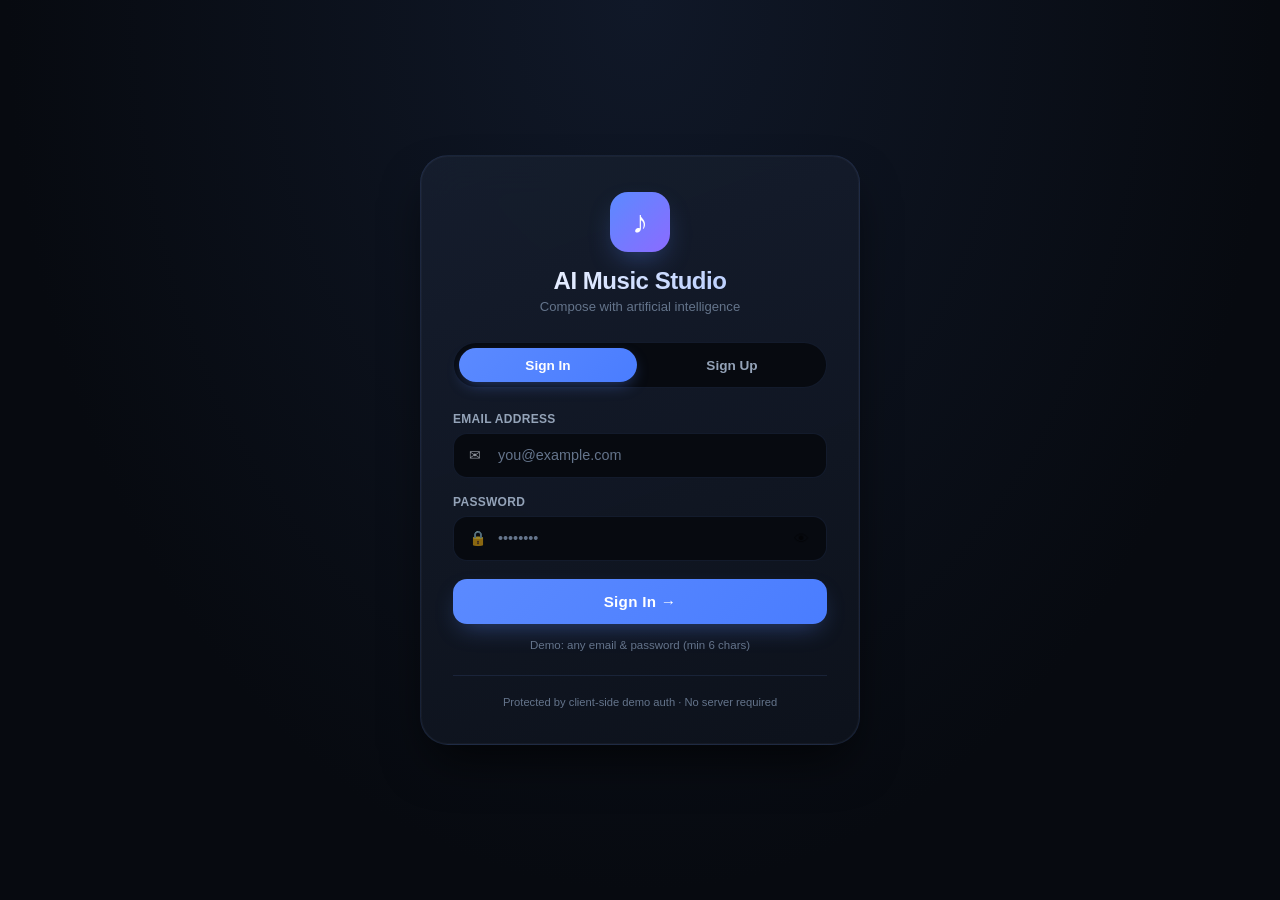
<file: index.html>
<!DOCTYPE html>
<html lang="en">
<head>
  <meta charset="UTF-8">
  <meta name="viewport" content="width=device-width, initial-scale=1.0">
  <title>AI Music Studio · Sign In</title>
  <link rel="stylesheet" href="style.css">
</head>
<body class="login-page">
  <div class="login-container">
    <div class="login-card">
      <div class="login-brand">
        <div class="brand-icon">♪</div>
        <h1>AI Music Studio</h1>
        <p class="brand-tagline">Compose with artificial intelligence</p>
      </div>

      <div id="sessionBanner"></div>

      <div class="login-tabs">
        <button type="button" class="tab-btn active" id="tabSignin" onclick="showSigninTab()">Sign In</button>
        <button type="button" class="tab-btn" id="tabSignup" onclick="showSignupTab()">Sign Up</button>
      </div>

      <div id="authAlert" style="display:none; padding:0.75rem 1rem; border-radius:14px; font-size:0.85rem; margin-bottom:1rem;"></div>

      <!-- SIGN IN FORM -->
      <form id="signinForm" style="display:block;" onsubmit="handleSignin(event)">
        <div class="form-group">
          <label>Email Address</label>
          <div class="input-wrap">
            <span class="input-icon">✉</span>
            <input type="email" id="signinEmail" placeholder="you@example.com">
          </div>
        </div>
        <div class="form-group">
          <label>Password</label>
          <div class="input-wrap">
            <span class="input-icon">🔒</span>
            <input type="password" id="signinPassword" placeholder="••••••••">
            <button type="button" class="toggle-password" onclick="togglePassword('signinPassword', this)">👁</button>
          </div>
        </div>
        <button type="submit" class="btn-auth">Sign In →</button>
        <p class="auth-hint">Demo: any email & password (min 6 chars)</p>
      </form>

      <!-- SIGN UP FORM -->
      <form id="signupForm" style="display:none;" onsubmit="handleSignup(event)">
        <div class="form-group">
          <label>Full Name</label>
          <div class="input-wrap">
            <span class="input-icon">👤</span>
            <input type="text" id="signupName" placeholder="John Doe">
          </div>
        </div>
        <div class="form-group">
          <label>Email Address</label>
          <div class="input-wrap">
            <span class="input-icon">✉</span>
            <input type="email" id="signupEmail" placeholder="you@example.com">
          </div>
        </div>
        <div class="form-group">
          <label>Password</label>
          <div class="input-wrap">
            <span class="input-icon">🔒</span>
            <input type="password" id="signupPassword" placeholder="Min 6 characters">
            <button type="button" class="toggle-password" onclick="togglePassword('signupPassword', this)">👁</button>
          </div>
        </div>
        <div class="form-group">
          <label>Confirm Password</label>
          <div class="input-wrap">
            <span class="input-icon">🔒</span>
            <input type="password" id="signupConfirm" placeholder="Repeat password">
          </div>
        </div>
        <button type="submit" class="btn-auth">Create Account ✨</button>
        <p class="auth-hint">Your data stays in your browser only.</p>
      </form>

      <div class="login-footer">
        <p>Protected by client-side demo auth · No server required</p>
      </div>
    </div>
  </div>

  <script>
    // ============================================================
    // Inline Auth for login page
    // ============================================================

    function showSigninTab() {
      document.getElementById('signinForm').style.display = 'block';
      document.getElementById('signupForm').style.display = 'none';
      document.getElementById('tabSignin').classList.add('active');
      document.getElementById('tabSignup').classList.remove('active');
      clearAlert();
    }

    function showSignupTab() {
      document.getElementById('signinForm').style.display = 'none';
      document.getElementById('signupForm').style.display = 'block';
      document.getElementById('tabSignin').classList.remove('active');
      document.getElementById('tabSignup').classList.add('active');
      clearAlert();
    }

    function togglePassword(inputId, btn) {
      var input = document.getElementById(inputId);
      if (!input) return;
      if (input.type === 'password') {
        input.type = 'text';
        btn.textContent = '🙈';
      } else {
        input.type = 'password';
        btn.textContent = '👁';
      }
    }

    function showAlert(msg, type) {
      type = type || 'error';
      var el = document.getElementById('authAlert');
      el.textContent = msg;
      el.style.display = 'block';
      if (type === 'error') {
        el.style.background = 'rgba(239,68,68,0.15)';
        el.style.color = '#fca5a5';
        el.style.border = '1px solid rgba(239,68,68,0.4)';
      } else {
        el.style.background = 'rgba(61,187,107,0.15)';
        el.style.color = '#6ee7a0';
        el.style.border = '1px solid rgba(61,187,107,0.4)';
      }
      clearTimeout(el._t);
      el._t = setTimeout(function () { el.style.display = 'none'; }, 5000);
    }

    function clearAlert() {
      var el = document.getElementById('authAlert');
      el.style.display = 'none';
    }

    function getUsers() {
      try {
        return JSON.parse(localStorage.getItem('aims_users') || '[]');
      } catch (e) { return []; }
    }

    function saveUsers(users) {
      localStorage.setItem('aims_users', JSON.stringify(users));
    }

    function getSession() {
      try {
        return JSON.parse(localStorage.getItem('aims_session') || 'null');
      } catch (e) { return null; }
    }

    function setSession(s) {
      localStorage.setItem('aims_session', JSON.stringify(s));
    }

    function simpleHash(str) {
      var hash = 0;
      for (var i = 0; i < str.length; i++) {
        hash = (hash << 5) - hash + str.charCodeAt(i);
        hash |= 0;
      }
      return 'h_' + Math.abs(hash).toString(36);
    }

    function handleSignin(e) {
      e.preventDefault();
      var email = document.getElementById('signinEmail').value.trim().toLowerCase();
      var password = document.getElementById('signinPassword').value;

      if (!email) { showAlert('Please enter your email.'); return; }
      if (!password || password.length < 6) { showAlert('Password must be at least 6 characters.'); return; }

      var users = getUsers();
      var user = null;
      for (var i = 0; i < users.length; i++) {
        if (users[i].email === email) { user = users[i]; break; }
      }

      if (!user) { showAlert('No account found. Please sign up first.'); return; }
      if (user.passwordHash !== simpleHash(password)) { showAlert('Incorrect password.'); return; }

      setSession({ id: user.id, name: user.name, email: user.email });
      showAlert('Signing in...', 'success');
      setTimeout(function () { window.location.href = 'studio.html'; }, 500);
    }

    function handleSignup(e) {
      e.preventDefault();
      var name = document.getElementById('signupName').value.trim();
      var email = document.getElementById('signupEmail').value.trim().toLowerCase();
      var password = document.getElementById('signupPassword').value;
      var confirm = document.getElementById('signupConfirm').value;

      if (!name) { showAlert('Please enter your full name.'); return; }
      if (!email) { showAlert('Please enter your email.'); return; }

      var emailRegex = /^[^\s@]+@[^\s@]+\.[^\s@]+$/;
      if (!emailRegex.test(email)) { showAlert('Please enter a valid email address.'); return; }

      if (!password || password.length < 6) { showAlert('Password must be at least 6 characters.'); return; }
      if (password !== confirm) { showAlert('Passwords do not match.'); return; }

      var users = getUsers();
      for (var i = 0; i < users.length; i++) {
        if (users[i].email === email) {
          showAlert('An account with this email already exists.');
          return;
        }
      }

      var newUser = {
        id: 'u_' + Date.now().toString(36),
        name: name,
        email: email,
        passwordHash: simpleHash(password),
        createdAt: Date.now()
      };

      users.push(newUser);
      saveUsers(users);
      setSession({ id: newUser.id, name: newUser.name, email: newUser.email });

      showAlert('Account created! Redirecting...', 'success');
      setTimeout(function () { window.location.href = 'studio.html'; }, 800);
    }

    // ---------- Show banner if already logged in (no forced redirect) ----------
    (function () {
      var existing = getSession();
      if (existing) {
        var banner = document.getElementById('sessionBanner');
        banner.style.cssText = 'background:rgba(91,138,255,0.15);border:1px solid rgba(91,138,255,0.4);color:#a5c0ff;padding:0.75rem 1rem;border-radius:14px;margin-bottom:1rem;font-size:0.82rem;display:flex;align-items:center;justify-content:space-between;gap:0.75rem;flex-wrap:wrap;';
        banner.innerHTML =
          '<span>Already signed in as <strong>' + existing.email + '</strong></span>' +
          '<span style="display:flex;gap:0.5rem;">' +
          '<button type="button" id="continueBtn" style="background:#5b8aff;border:none;color:white;padding:0.4rem 0.9rem;border-radius:50px;font-size:0.75rem;font-weight:600;cursor:pointer;">Continue →</button>' +
          '<button type="button" id="signoutBannerBtn" style="background:transparent;border:1px solid rgba(255,255,255,0.2);color:#a5c0ff;padding:0.4rem 0.9rem;border-radius:50px;font-size:0.75rem;cursor:pointer;">Sign Out</button>' +
          '</span>';

        document.getElementById('continueBtn').addEventListener('click', function () {
          window.location.href = 'studio.html';
        });
        document.getElementById('signoutBannerBtn').addEventListener('click', function () {
          localStorage.removeItem('aims_session');
          location.reload();
        });
      }
    })();

    // Expose Auth globally
    window.Auth = {
      getCurrentUser: getSession,
      signOut: function () { localStorage.removeItem('aims_session'); },
      requireAuth: function () {
        if (!getSession()) window.location.replace('index.html');
      },
      addHistoryEntry: function (entry) {
        var session = getSession();
        if (!session) return;
        try {
          var history = JSON.parse(localStorage.getItem('aims_history') || '[]');
          history.unshift(Object.assign({
            id: 'h_' + Date.now().toString(36),
            userId: session.id,
            timestamp: Date.now()
          }, entry));
          localStorage.setItem('aims_history', JSON.stringify(history.slice(0, 20)));
        } catch (e) { console.error(e); }
      },
      getHistoryForUser: function () {
        var session = getSession();
        if (!session) return [];
        try {
          var history = JSON.parse(localStorage.getItem('aims_history') || '[]');
          return history.filter(function (h) { return h.userId === session.id; });
        } catch (e) { return []; }
      },
      clearHistory: function () {
        var session = getSession();
        if (!session) return;
        try {
          var history = JSON.parse(localStorage.getItem('aims_history') || '[]');
          history = history.filter(function (h) { return h.userId !== session.id; });
          localStorage.setItem('aims_history', JSON.stringify(history));
        } catch (e) {}
      },
      getStats: function () {
        var h = this.getHistoryForUser();
        return {
          total: h.length,
          exports: h.filter(function (x) { return x.exported; }).length
        };
      },
      getInitials: function (name) {
        if (!name) return 'U';
        var parts = name.trim().split(/\s+/);
        if (parts.length === 1) return parts[0][0].toUpperCase();
        return (parts[0][0] + parts[parts.length - 1][0]).toUpperCase();
      },
      getAvatarStyle: function (email) {
        var colors = [
          'linear-gradient(135deg,#5b8aff,#8b6bff)',
          'linear-gradient(135deg,#3dbb6b,#10b981)',
          'linear-gradient(135deg,#f59e0b,#ef4444)',
          'linear-gradient(135deg,#ec4899,#8b5cf6)',
          'linear-gradient(135deg,#06b6d4,#3b82f6)'
        ];
        var idx = email
          ? email.split('').reduce(function (a, c) { return a + c.charCodeAt(0); }, 0) % colors.length
          : 0;
        return colors[idx];
      },
      updateProfile: function (name, email) {
        var session = getSession();
        if (!session) return { success: false, error: 'Not signed in.' };
        var users = getUsers();
        var normalizedEmail = email.trim().toLowerCase();
        for (var i = 0; i < users.length; i++) {
          if (users[i].email === normalizedEmail && users[i].id !== session.id) {
            return { success: false, error: 'Email already in use.' };
          }
        }
        var u = null;
        for (var j = 0; j < users.length; j++) {
          if (users[j].id === session.id) { u = users[j]; break; }
        }
        if (!u) return { success: false, error: 'User not found.' };
        u.name = name.trim();
        u.email = normalizedEmail;
        saveUsers(users);
        var updated = { id: session.id, name: u.name, email: u.email };
        setSession(updated);
        return { success: true, user: updated };
      }
    };
  </script>
</body>
</html>
</file>
<file: style.css>
/* ============================================================
   AI Music Studio — Complete Stylesheet
   ============================================================ */

:root {
  --bg-deep: #070a10;
  --bg-primary: #0d121c;
  --bg-panel: #111827;
  --bg-elevated: #161e2e;
  --border-subtle: rgba(110, 150, 240, 0.12);
  --border-strong: rgba(110, 150, 240, 0.25);
  --accent: #5b8aff;
  --accent-bright: #7aa5ff;
  --accent-glow: rgba(91, 138, 255, 0.4);
  --text-primary: #e8eef9;
  --text-secondary: #94a3b8;
  --text-muted: #64748b;
  --success: #3dbb6b;
  --success-glow: rgba(61, 187, 107, 0.5);
  --danger: #ef4444;
  --radius-sm: 8px;
  --radius-md: 14px;
  --radius-lg: 20px;
  --radius-xl: 28px;
  --shadow-lg: 0 24px 48px -12px rgba(0, 0, 0, 0.7);
  --transition: 0.18s cubic-bezier(0.4, 0, 0.2, 1);
}

* {
  box-sizing: border-box;
  margin: 0;
  padding: 0;
}

html, body { height: 100%; }

body {
  background: radial-gradient(ellipse at top, #101828 0%, var(--bg-deep) 70%);
  font-family: 'Inter', -apple-system, BlinkMacSystemFont, 'Segoe UI', sans-serif;
  color: var(--text-primary);
  -webkit-font-smoothing: antialiased;
  -moz-osx-font-smoothing: grayscale;
}

/* ============================================================
   LOGIN PAGE
   ============================================================ */

.login-page {
  display: flex;
  align-items: center;
  justify-content: center;
  min-height: 100vh;
  padding: 2rem 1.5rem;
}

.login-container {
  position: relative;
  width: 100%;
  max-width: 440px;
}

.login-card {
  position: relative;
  background: linear-gradient(160deg, rgba(22, 30, 46, 0.95) 0%, rgba(13, 18, 28, 0.98) 100%);
  border-radius: var(--radius-xl);
  border: 1px solid var(--border-subtle);
  box-shadow: var(--shadow-lg), 0 0 0 1px rgba(255, 255, 255, 0.03) inset;
  padding: 2.25rem 2rem;
  backdrop-filter: blur(20px);
  z-index: 2;
}

.login-brand {
  text-align: center;
  margin-bottom: 1.75rem;
}

.brand-icon {
  display: inline-flex;
  align-items: center;
  justify-content: center;
  width: 60px;
  height: 60px;
  border-radius: 18px;
  background: linear-gradient(135deg, var(--accent), #8b6bff);
  color: white;
  font-size: 2rem;
  font-weight: 700;
  box-shadow: 0 12px 28px -8px var(--accent-glow);
  margin-bottom: 0.9rem;
}

.login-brand h1 {
  font-size: 1.5rem;
  font-weight: 700;
  background: linear-gradient(135deg, #ffffff, #a5c0ff);
  -webkit-background-clip: text;
  -webkit-text-fill-color: transparent;
  background-clip: text;
  letter-spacing: -0.02em;
}

.brand-tagline {
  font-size: 0.82rem;
  color: var(--text-muted);
  margin-top: 0.3rem;
}

.login-tabs {
  display: flex;
  gap: 0.35rem;
  padding: 0.3rem;
  background: var(--bg-deep);
  border-radius: 50px;
  margin-bottom: 1.5rem;
  border: 1px solid var(--border-subtle);
}

.tab-btn {
  flex: 1;
  padding: 0.6rem 1rem;
  border: none;
  background: transparent;
  border-radius: 50px;
  color: var(--text-secondary);
  font-family: inherit;
  font-size: 0.85rem;
  font-weight: 600;
  cursor: pointer;
  transition: var(--transition);
}

.tab-btn.active {
  background: linear-gradient(135deg, var(--accent), #4a7dff);
  color: white;
  box-shadow: 0 6px 16px -4px var(--accent-glow);
}

.tab-btn:hover:not(.active) {
  color: var(--text-primary);
}

.form-group {
  margin-bottom: 1.1rem;
}

.form-group label {
  display: block;
  font-size: 0.75rem;
  font-weight: 600;
  color: var(--text-secondary);
  margin-bottom: 0.4rem;
  letter-spacing: 0.3px;
  text-transform: uppercase;
}

.input-wrap {
  position: relative;
  display: flex;
  align-items: center;
}

.input-icon {
  position: absolute;
  left: 1rem;
  font-size: 0.9rem;
  opacity: 0.6;
  pointer-events: none;
}

.input-wrap input {
  width: 100%;
  padding: 0.85rem 1rem 0.85rem 2.75rem;
  background: var(--bg-deep);
  border: 1px solid var(--border-subtle);
  border-radius: var(--radius-md);
  color: var(--text-primary);
  font-family: inherit;
  font-size: 0.9rem;
  transition: var(--transition);
  outline: none;
}

.input-wrap input:focus {
  border-color: var(--accent);
  box-shadow: 0 0 0 3px rgba(91, 138, 255, 0.15);
  background: #0a0f18;
}

.input-wrap input::placeholder {
  color: var(--text-muted);
}

.toggle-password {
  position: absolute;
  right: 0.75rem;
  background: transparent;
  border: none;
  cursor: pointer;
  font-size: 0.95rem;
  opacity: 0.5;
  padding: 0.35rem;
  transition: var(--transition);
}

.toggle-password:hover { opacity: 1; }

.btn-auth {
  width: 100%;
  padding: 0.9rem;
  border: none;
  border-radius: var(--radius-md);
  background: linear-gradient(135deg, var(--accent), #4a7dff);
  color: white;
  font-family: inherit;
  font-size: 0.95rem;
  font-weight: 600;
  cursor: pointer;
  transition: var(--transition);
  box-shadow: 0 10px 24px -8px var(--accent-glow);
  letter-spacing: 0.3px;
}

.btn-auth:hover {
  transform: translateY(-1px);
  box-shadow: 0 14px 28px -8px var(--accent-glow);
}

.btn-auth:active { transform: translateY(0); }

.auth-hint {
  text-align: center;
  font-size: 0.72rem;
  color: var(--text-muted);
  margin-top: 0.9rem;
}

.login-footer {
  margin-top: 1.5rem;
  padding-top: 1.25rem;
  border-top: 1px solid var(--border-subtle);
  text-align: center;
  font-size: 0.7rem;
  color: var(--text-muted);
}

/* ============================================================
   STUDIO PAGE
   ============================================================ */

.studio-page {
  display: flex;
  align-items: flex-start;
  justify-content: center;
  padding: 1.25rem 1.25rem 2rem;
  min-height: 100vh;
}

.app {
  width: 100%;
  max-width: 1080px;
  background: linear-gradient(160deg, rgba(22, 30, 46, 0.95) 0%, rgba(13, 18, 28, 0.98) 100%);
  border-radius: var(--radius-xl);
  border: 1px solid var(--border-subtle);
  box-shadow: var(--shadow-lg);
  overflow: visible;
}

.top-nav {
  display: flex;
  align-items: center;
  justify-content: space-between;
  padding: 0.9rem 1.5rem;
  border-bottom: 1px solid var(--border-subtle);
  background: rgba(0, 0, 0, 0.25);
  border-radius: var(--radius-xl) var(--radius-xl) 0 0;
}

.nav-brand {
  display: flex;
  align-items: center;
  gap: 0.6rem;
  font-weight: 700;
  font-size: 0.95rem;
}

.nav-logo {
  display: inline-flex;
  align-items: center;
  justify-content: center;
  width: 32px;
  height: 32px;
  border-radius: 10px;
  background: linear-gradient(135deg, var(--accent), #8b6bff);
  color: white;
  font-size: 1rem;
  font-weight: 700;
}

.nav-title {
  background: linear-gradient(135deg, #ffffff, #a5c0ff);
  -webkit-background-clip: text;
  -webkit-text-fill-color: transparent;
  background-clip: text;
}

.nav-actions {
  display: flex;
  align-items: center;
  gap: 0.75rem;
}

.nav-btn {
  display: inline-flex;
  align-items: center;
  gap: 0.4rem;
  padding: 0.5rem 0.9rem;
  background: var(--bg-elevated);
  border: 1px solid var(--border-subtle);
  border-radius: 50px;
  color: var(--text-primary);
  font-family: inherit;
  font-size: 0.8rem;
  font-weight: 500;
  cursor: pointer;
  transition: var(--transition);
}

.nav-btn:hover {
  border-color: var(--border-strong);
  background: #1c2638;
}

.profile-menu { position: relative; }

.profile-trigger {
  display: flex;
  align-items: center;
  gap: 0.6rem;
  padding: 0.3rem 0.75rem 0.3rem 0.3rem;
  background: var(--bg-elevated);
  border: 1px solid var(--border-subtle);
  border-radius: 50px;
  color: var(--text-primary);
  font-family: inherit;
  font-size: 0.82rem;
  font-weight: 500;
  cursor: pointer;
  transition: var(--transition);
}

.profile-trigger:hover { border-color: var(--border-strong); }

.avatar {
  display: inline-flex;
  align-items: center;
  justify-content: center;
  width: 30px;
  height: 30px;
  border-radius: 50%;
  background: linear-gradient(135deg, var(--accent), #8b6bff);
  color: white;
  font-weight: 700;
  font-size: 0.8rem;
  flex-shrink: 0;
}

.avatar-lg {
  width: 44px;
  height: 44px;
  font-size: 1.05rem;
}

.profile-name {
  max-width: 100px;
  overflow: hidden;
  text-overflow: ellipsis;
  white-space: nowrap;
}

.profile-chevron {
  font-size: 0.65rem;
  opacity: 0.6;
  transition: var(--transition);
}

.profile-menu.open .profile-chevron { transform: rotate(180deg); }

.profile-dropdown {
  position: absolute;
  top: calc(100% + 8px);
  right: 0;
  width: 280px;
  background: var(--bg-panel);
  border: 1px solid var(--border-strong);
  border-radius: var(--radius-lg);
  box-shadow: 0 24px 48px -12px rgba(0, 0, 0, 0.8);
  padding: 0.75rem;
  opacity: 0;
  visibility: hidden;
  transform: translateY(-8px);
  transition: var(--transition);
  z-index: 100;
}

.profile-menu.open .profile-dropdown {
  opacity: 1;
  visibility: visible;
  transform: translateY(0);
}

.dropdown-header {
  display: flex;
  align-items: center;
  gap: 0.85rem;
  padding: 0.6rem 0.5rem 0.85rem;
}

.dropdown-name {
  font-size: 0.9rem;
  font-weight: 600;
  color: var(--text-primary);
}

.dropdown-email {
  font-size: 0.72rem;
  color: var(--text-muted);
  margin-top: 2px;
}

.dropdown-divider {
  height: 1px;
  background: var(--border-subtle);
  margin: 0.4rem 0;
}

.dropdown-stats {
  display: flex;
  justify-content: space-around;
  padding: 0.6rem 0;
}

.stat-item {
  display: flex;
  flex-direction: column;
  align-items: center;
  gap: 2px;
}

.stat-value {
  font-size: 1.1rem;
  font-weight: 700;
  color: var(--accent-bright);
  font-family: 'JetBrains Mono', monospace;
}

.stat-label {
  font-size: 0.65rem;
  color: var(--text-muted);
  text-transform: uppercase;
  letter-spacing: 0.5px;
}

.dropdown-item {
  display: flex;
  align-items: center;
  gap: 0.7rem;
  width: 100%;
  padding: 0.65rem 0.75rem;
  background: transparent;
  border: none;
  border-radius: var(--radius-sm);
  color: var(--text-secondary);
  font-family: inherit;
  font-size: 0.82rem;
  font-weight: 500;
  text-align: left;
  cursor: pointer;
  transition: var(--transition);
}

.dropdown-item:hover {
  background: var(--bg-elevated);
  color: var(--text-primary);
}

.dropdown-item.danger { color: #f87171; }
.dropdown-item.danger:hover { background: rgba(239, 68, 68, 0.1); }

.app-header {
  display: flex;
  align-items: center;
  justify-content: space-between;
  padding: 1.5rem 2rem;
  border-bottom: 1px solid var(--border-subtle);
}

.app-header h1 {
  font-size: 1.4rem;
  font-weight: 700;
  letter-spacing: -0.02em;
  background: linear-gradient(135deg, #ffffff, #a5c0ff);
  -webkit-background-clip: text;
  -webkit-text-fill-color: transparent;
  background-clip: text;
}

.subtitle {
  font-size: 0.78rem;
  color: var(--text-muted);
  margin-top: 2px;
}

.header-badge {
  display: flex;
  align-items: center;
  gap: 0.5rem;
  padding: 0.4rem 0.9rem;
  background: rgba(61, 187, 107, 0.1);
  border: 1px solid rgba(61, 187, 107, 0.3);
  border-radius: 50px;
  font-size: 0.75rem;
  font-weight: 500;
  color: #6ee7a0;
}

.badge-dot {
  width: 7px;
  height: 7px;
  border-radius: 50%;
  background: var(--success);
  box-shadow: 0 0 8px var(--success-glow);
  animation: pulse 2s infinite;
}

@keyframes pulse {
  0%, 100% { opacity: 1; transform: scale(1); }
  50% { opacity: 0.5; transform: scale(0.85); }
}

.app-main {
  padding: 1.75rem 2rem 1.5rem;
  display: flex;
  flex-direction: column;
  gap: 1.5rem;
}

.control-panel {
  background: var(--bg-panel);
  border: 1px solid var(--border-subtle);
  border-radius: var(--radius-lg);
  padding: 1.5rem;
}

.panel-header {
  display: flex;
  align-items: center;
  justify-content: space-between;
  margin-bottom: 1.25rem;
}

.panel-header h2,
.visualizer-header h2 {
  font-size: 0.8rem;
  font-weight: 600;
  text-transform: uppercase;
  letter-spacing: 1.2px;
  color: var(--text-secondary);
}

.btn-ghost {
  background: transparent;
  border: 1px solid var(--border-subtle);
  color: var(--text-secondary);
  font-size: 0.72rem;
  padding: 0.3rem 0.75rem;
  border-radius: 50px;
  cursor: pointer;
  font-family: inherit;
  transition: var(--transition);
}

.btn-ghost:hover {
  border-color: var(--border-strong);
  color: var(--text-primary);
}

.controls-grid {
  display: grid;
  grid-template-columns: repeat(auto-fit, minmax(200px, 1fr));
  gap: 1.5rem;
  margin-bottom: 1.5rem;
}

.control-group {
  display: flex;
  flex-direction: column;
  gap: 0.5rem;
}

.control-group label {
  display: flex;
  align-items: center;
  justify-content: space-between;
  font-size: 0.78rem;
  font-weight: 500;
  color: var(--text-secondary);
}

.value-badge {
  font-family: 'JetBrains Mono', monospace;
  font-size: 0.75rem;
  font-weight: 500;
  color: var(--accent-bright);
  background: rgba(91, 138, 255, 0.12);
  padding: 0.15rem 0.6rem;
  border-radius: 50px;
  border: 1px solid rgba(91, 138, 255, 0.2);
}

.control-hint {
  font-size: 0.68rem;
  color: var(--text-muted);
}

input[type="range"] {
  -webkit-appearance: none;
  appearance: none;
  width: 100%;
  height: 5px;
  background: #2a3446;
  border-radius: 10px;
  outline: none;
  cursor: pointer;
}

input[type="range"]::-webkit-slider-thumb {
  -webkit-appearance: none;
  appearance: none;
  width: 18px;
  height: 18px;
  border-radius: 50%;
  background: #ffffff;
  border: 3px solid var(--accent);
  box-shadow: 0 0 0 4px rgba(91, 138, 255, 0.15), 0 2px 8px rgba(0, 0, 0, 0.4);
  cursor: grab;
  transition: var(--transition);
}

input[type="range"]::-webkit-slider-thumb:hover {
  transform: scale(1.15);
}

input[type="range"]::-moz-range-thumb {
  width: 18px;
  height: 18px;
  border-radius: 50%;
  background: #ffffff;
  border: 3px solid var(--accent);
  cursor: grab;
}

.action-buttons {
  display: flex;
  gap: 0.75rem;
  flex-wrap: wrap;
  padding-top: 1.25rem;
  border-top: 1px solid var(--border-subtle);
}

.btn {
  display: inline-flex;
  align-items: center;
  gap: 0.5rem;
  padding: 0.75rem 1.4rem;
  border: none;
  border-radius: 50px;
  font-family: inherit;
  font-size: 0.85rem;
  font-weight: 600;
  cursor: pointer;
  transition: var(--transition);
  border: 1px solid transparent;
}

.btn-icon { font-size: 0.7rem; opacity: 0.9; }

.btn-primary {
  background: linear-gradient(135deg, #4a7dff, #6b9aff);
  color: white;
  box-shadow: 0 8px 20px -6px rgba(74, 125, 255, 0.6);
}

.btn-primary:hover {
  background: linear-gradient(135deg, #5b8aff, #7aa5ff);
  transform: translateY(-1px);
  box-shadow: 0 12px 24px -6px rgba(74, 125, 255, 0.8);
}

.btn-secondary {
  background: var(--bg-elevated);
  color: var(--text-primary);
  border: 1px solid var(--border-subtle);
}

.btn-secondary:hover {
  background: #1c2638;
  border-color: var(--border-strong);
  transform: translateY(-1px);
}

.btn:active { transform: translateY(0) scale(0.98); }
.btn:disabled { opacity: 0.4; pointer-events: none; }

.visualizer-section {
  background: var(--bg-panel);
  border: 1px solid var(--border-subtle);
  border-radius: var(--radius-lg);
  padding: 1.5rem;
}

.visualizer-header {
  display: flex;
  align-items: center;
  justify-content: space-between;
  margin-bottom: 1rem;
}

.legend { display: flex; gap: 1rem; }

.legend-item {
  display: flex;
  align-items: center;
  gap: 0.4rem;
  font-size: 0.7rem;
  color: var(--text-muted);
}

.legend-swatch {
  width: 10px;
  height: 10px;
  border-radius: 3px;
  display: inline-block;
}

.canvas-wrapper {
  background: #0a0f18;
  border-radius: var(--radius-md);
  padding: 0.5rem;
  border: 1px solid #1e2838;
  box-shadow: inset 0 0 40px rgba(0, 0, 0, 0.6);
}

#pianoRollCanvas {
  display: block;
  width: 100%;
  height: auto;
  border-radius: var(--radius-sm);
}

.history-section {
  background: var(--bg-panel);
  border: 1px solid var(--border-subtle);
  border-radius: var(--radius-lg);
  padding: 1.5rem;
}

.history-list {
  display: flex;
  flex-direction: column;
  gap: 0.6rem;
  max-height: 220px;
  overflow-y: auto;
}

.history-empty {
  font-size: 0.82rem;
  color: var(--text-muted);
  text-align: center;
  padding: 1.5rem 0;
}

.history-item {
  display: flex;
  align-items: center;
  justify-content: space-between;
  padding: 0.75rem 1rem;
  background: var(--bg-elevated);
  border: 1px solid var(--border-subtle);
  border-radius: var(--radius-md);
  transition: var(--transition);
}

.history-item:hover {
  border-color: var(--border-strong);
  transform: translateX(2px);
}

.history-info {
  display: flex;
  flex-direction: column;
  gap: 2px;
}

.history-title {
  font-size: 0.82rem;
  font-weight: 600;
  color: var(--text-primary);
}

.history-meta {
  font-size: 0.68rem;
  color: var(--text-muted);
  font-family: 'JetBrains Mono', monospace;
}

.history-actions {
  display: flex;
  gap: 0.4rem;
}

.history-btn {
  padding: 0.4rem 0.75rem;
  background: transparent;
  border: 1px solid var(--border-subtle);
  border-radius: 50px;
  color: var(--text-secondary);
  font-family: inherit;
  font-size: 0.7rem;
  font-weight: 500;
  cursor: pointer;
  transition: var(--transition);
}

.history-btn:hover {
  border-color: var(--accent);
  color: var(--accent-bright);
}

.status-bar {
  display: flex;
  align-items: center;
  justify-content: space-between;
  padding: 0.85rem 1.5rem;
  background: var(--bg-panel);
  border: 1px solid var(--border-subtle);
  border-radius: var(--radius-lg);
  font-size: 0.8rem;
}

.status-indicator {
  display: flex;
  align-items: center;
  gap: 0.6rem;
  color: var(--text-secondary);
}

.status-dot {
  width: 8px;
  height: 8px;
  border-radius: 50%;
  background: var(--text-muted);
  transition: var(--transition);
}

.status-dot.active {
  background: var(--success);
  box-shadow: 0 0 10px var(--success-glow);
  animation: pulse 1.8s infinite;
}

.status-dot.playing {
  background: var(--accent);
  box-shadow: 0 0 10px var(--accent-glow);
  animation: pulse 0.8s infinite;
}

.status-stats {
  display: flex;
  align-items: center;
  gap: 0.6rem;
  font-family: 'JetBrains Mono', monospace;
  font-size: 0.75rem;
  color: var(--text-muted);
}

.status-stats strong {
  color: var(--accent-bright);
  font-weight: 600;
}

.stat-separator { color: var(--border-strong); }

.app-footer {
  padding: 1rem 2rem;
  border-top: 1px solid var(--border-subtle);
  text-align: center;
  font-size: 0.7rem;
  color: var(--text-muted);
  background: rgba(0, 0, 0, 0.15);
  border-radius: 0 0 var(--radius-xl) var(--radius-xl);
}

.modal-overlay {
  position: fixed;
  inset: 0;
  background: rgba(0, 0, 0, 0.7);
  backdrop-filter: blur(8px);
  display: flex;
  align-items: center;
  justify-content: center;
  padding: 1.5rem;
  opacity: 0;
  visibility: hidden;
  transition: var(--transition);
  z-index: 1000;
}

.modal-overlay.active {
  opacity: 1;
  visibility: visible;
}

.modal-card {
  width: 100%;
  max-width: 420px;
  background: linear-gradient(160deg, rgba(22, 30, 46, 0.98) 0%, rgba(13, 18, 28, 0.99) 100%);
  border: 1px solid var(--border-strong);
  border-radius: var(--radius-xl);
  padding: 1.75rem;
  box-shadow: 0 24px 48px -12px rgba(0, 0, 0, 0.9);
  transform: scale(0.95);
  transition: var(--transition);
}

.modal-overlay.active .modal-card { transform: scale(1); }

.modal-header {
  display: flex;
  align-items: center;
  justify-content: space-between;
  margin-bottom: 1.5rem;
}

.modal-header h3 {
  font-size: 1.1rem;
  font-weight: 600;
}

.modal-close {
  background: transparent;
  border: none;
  color: var(--text-muted);
  font-size: 1.1rem;
  cursor: pointer;
  padding: 0.25rem;
  transition: var(--transition);
}

.modal-close:hover { color: var(--text-primary); }

.modal-actions {
  display: flex;
  gap: 0.75rem;
  margin-top: 1.5rem;
}

.modal-actions .btn { flex: 1; justify-content: center; }

@media (max-width: 640px) {
  .studio-page { padding: 0.75rem; }
  .app-header { padding: 1.25rem; flex-direction: column; align-items: flex-start; gap: 1rem; }
  .app-main { padding: 1.25rem; }
  .control-panel,
  .visualizer-section,
  .history-section { padding: 1.25rem; }
  .action-buttons { flex-direction: column; }
  .btn { justify-content: center; width: 100%; }
  .status-bar { flex-direction: column; gap: 0.5rem; align-items: flex-start; }
  .legend { display: none; }
  .nav-btn-label { display: none; }
  .profile-name { display: none; }
  .login-card { padding: 1.75rem 1.5rem; }
}

.history-list::-webkit-scrollbar {
  width: 6px;
}

.history-list::-webkit-scrollbar-track {
  background: transparent;
}

.history-list::-webkit-scrollbar-thumb {
  background: var(--border-strong);
  border-radius: 10px;
}

.history-list::-webkit-scrollbar-thumb:hover {
  background: var(--accent);
}
</file>
